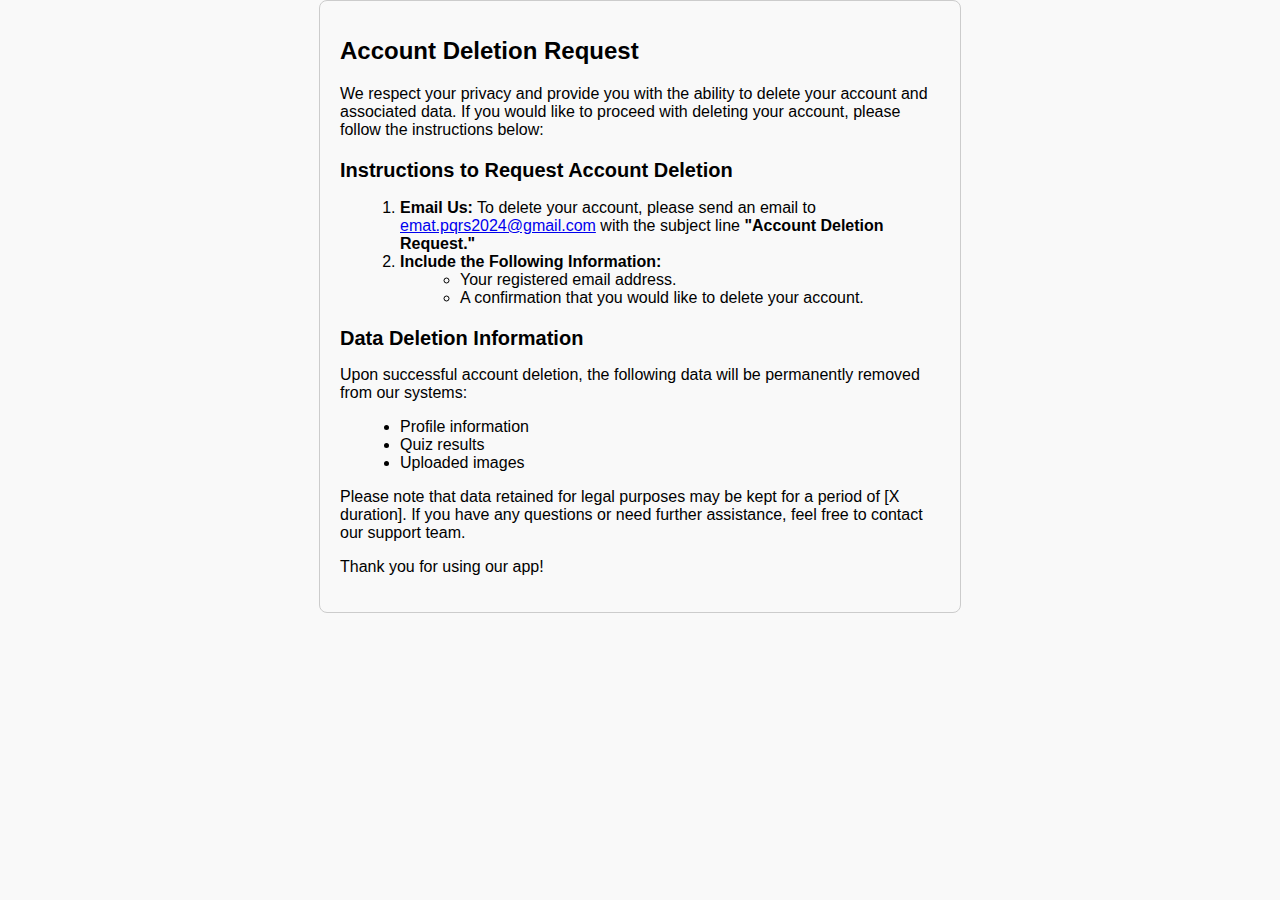
<file: e-mat/delete-account.html>
<!DOCTYPE html>
<html lang="en">
<head>
    <meta charset="UTF-8">
    <meta name="viewport" content="width=device-width, initial-scale=1.0">
    <title>Account Deletion Request</title>
    <style>
        body {
            font-family: Arial, sans-serif;
            max-width: 600px;
            margin: 0 auto;
            padding: 20px;
            border: 1px solid #ccc;
            border-radius: 8px;
            background-color: #f9f9f9;
        }
        h1 {
            font-size: 24px;
            margin-bottom: 20px;
        }
        h2 {
            font-size: 20px;
            margin-top: 20px;
        }
        ol {
            margin-left: 20px;
        }
        ul {
            margin-left: 20px;
        }
    </style>
</head>
<body>

    <h1>Account Deletion Request</h1>
    <p>
        We respect your privacy and provide you with the ability to delete your account and associated data.
        If you would like to proceed with deleting your account, please follow the instructions below:
    </p>

    <h2>Instructions to Request Account Deletion</h2>
    <ol>
        <li>
            <strong>Email Us:</strong> To delete your account, please send an email to 
            <a href="mailto:emat.pqrs2024@gmail.com">emat.pqrs2024@gmail.com</a> 
            with the subject line <strong>"Account Deletion Request."</strong>
        </li>
        <li>
            <strong>Include the Following Information:</strong>
            <ul>
                <li>Your registered email address.</li>
                <li>A confirmation that you would like to delete your account.</li>
            </ul>
        </li>
    </ol>

    <h2>Data Deletion Information</h2>
    <p>
        Upon successful account deletion, the following data will be permanently removed from our systems:
        <ul>
            <li>Profile information</li>
            <li>Quiz results</li>
            <li>Uploaded images</li>
        </ul>
        Please note that data retained for legal purposes may be kept for a period of [X duration]. 
        If you have any questions or need further assistance, feel free to contact our support team.
    </p>

    <p>Thank you for using our app!</p>

</body>
</html>
</file>
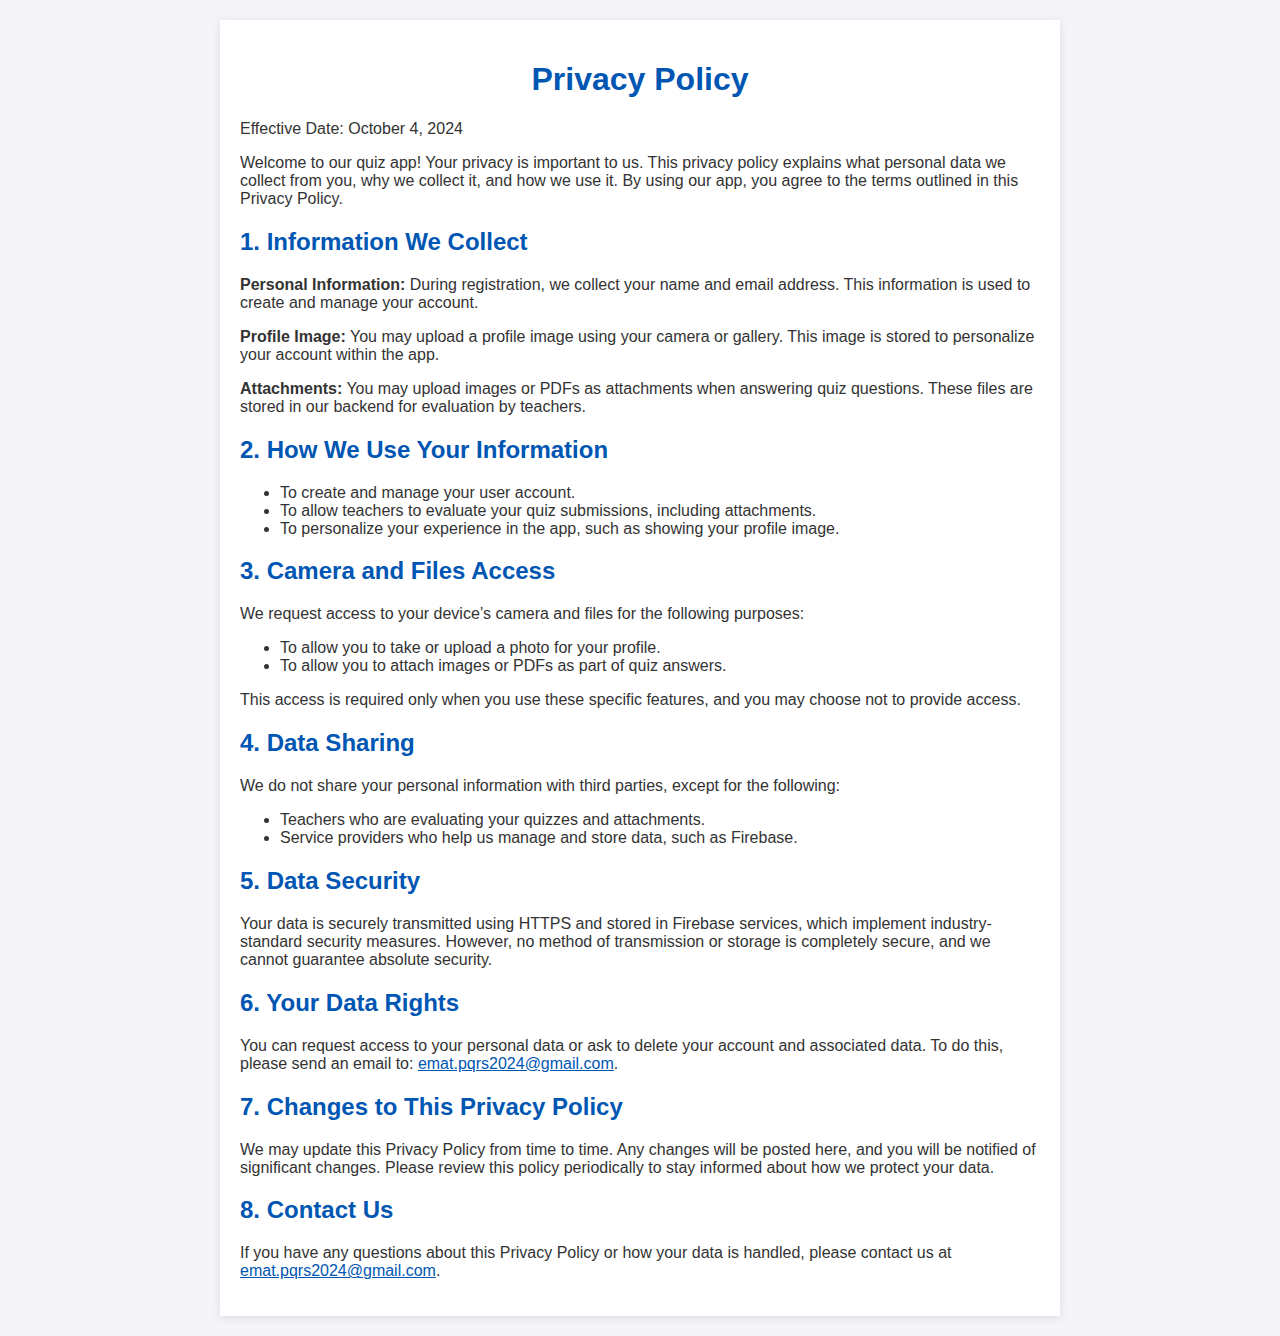
<file: e-mat/privacy-policy.html>
<!DOCTYPE html>
<html lang="en">
<head>
    <meta charset="UTF-8">
    <meta name="viewport" content="width=device-width, initial-scale=1.0">
    <title>Privacy Policy</title>
    <style>
        body {
            font-family: Arial, sans-serif;
            margin: 20px;
            padding: 0;
            background-color: #f4f4f9;
            color: #333;
        }
        h1, h2, h3 {
            color: #0056b3;
        }
        h1 {
            text-align: center;
        }
        .content {
            max-width: 800px;
            margin: 0 auto;
            background: #fff;
            padding: 20px;
            box-shadow: 0 2px 10px rgba(0, 0, 0, 0.1);
        }
        a {
            color: #0056b3;
        }
    </style>
</head>
<body>
    <div class="content">
        <h1>Privacy Policy</h1>
        <p>Effective Date: October 4, 2024</p>
        <p>Welcome to our quiz app! Your privacy is important to us. This privacy policy explains what personal data we collect from you, why we collect it, and how we use it. By using our app, you agree to the terms outlined in this Privacy Policy.</p>
        
        <h2>1. Information We Collect</h2>
        <p><strong>Personal Information:</strong> During registration, we collect your name and email address. This information is used to create and manage your account.</p>
        <p><strong>Profile Image:</strong> You may upload a profile image using your camera or gallery. This image is stored to personalize your account within the app.</p>
        <p><strong>Attachments:</strong> You may upload images or PDFs as attachments when answering quiz questions. These files are stored in our backend for evaluation by teachers.</p>

        <h2>2. How We Use Your Information</h2>
        <ul>
            <li>To create and manage your user account.</li>
            <li>To allow teachers to evaluate your quiz submissions, including attachments.</li>
            <li>To personalize your experience in the app, such as showing your profile image.</li>
        </ul>

        <h2>3. Camera and Files Access</h2>
        <p>We request access to your device’s camera and files for the following purposes:</p>
        <ul>
            <li>To allow you to take or upload a photo for your profile.</li>
            <li>To allow you to attach images or PDFs as part of quiz answers.</li>
        </ul>
        <p>This access is required only when you use these specific features, and you may choose not to provide access.</p>

        <h2>4. Data Sharing</h2>
        <p>We do not share your personal information with third parties, except for the following:</p>
        <ul>
            <li>Teachers who are evaluating your quizzes and attachments.</li>
            <li>Service providers who help us manage and store data, such as Firebase.</li>
        </ul>

        <h2>5. Data Security</h2>
        <p>Your data is securely transmitted using HTTPS and stored in Firebase services, which implement industry-standard security measures. However, no method of transmission or storage is completely secure, and we cannot guarantee absolute security.</p>

        <h2>6. Your Data Rights</h2>
        <p>You can request access to your personal data or ask to delete your account and associated data. To do this, please send an email to: <a href="mailto:emat.pqrs2024@gmail.com">emat.pqrs2024@gmail.com</a>.</p>

        <h2>7. Changes to This Privacy Policy</h2>
        <p>We may update this Privacy Policy from time to time. Any changes will be posted here, and you will be notified of significant changes. Please review this policy periodically to stay informed about how we protect your data.</p>

        <h2>8. Contact Us</h2>
        <p>If you have any questions about this Privacy Policy or how your data is handled, please contact us at <a href="mailto:emat.pqrs2024@gmail.com">emat.pqrs2024@gmail.com</a>.</p>
    </div>
</body>
</html>
</file>
